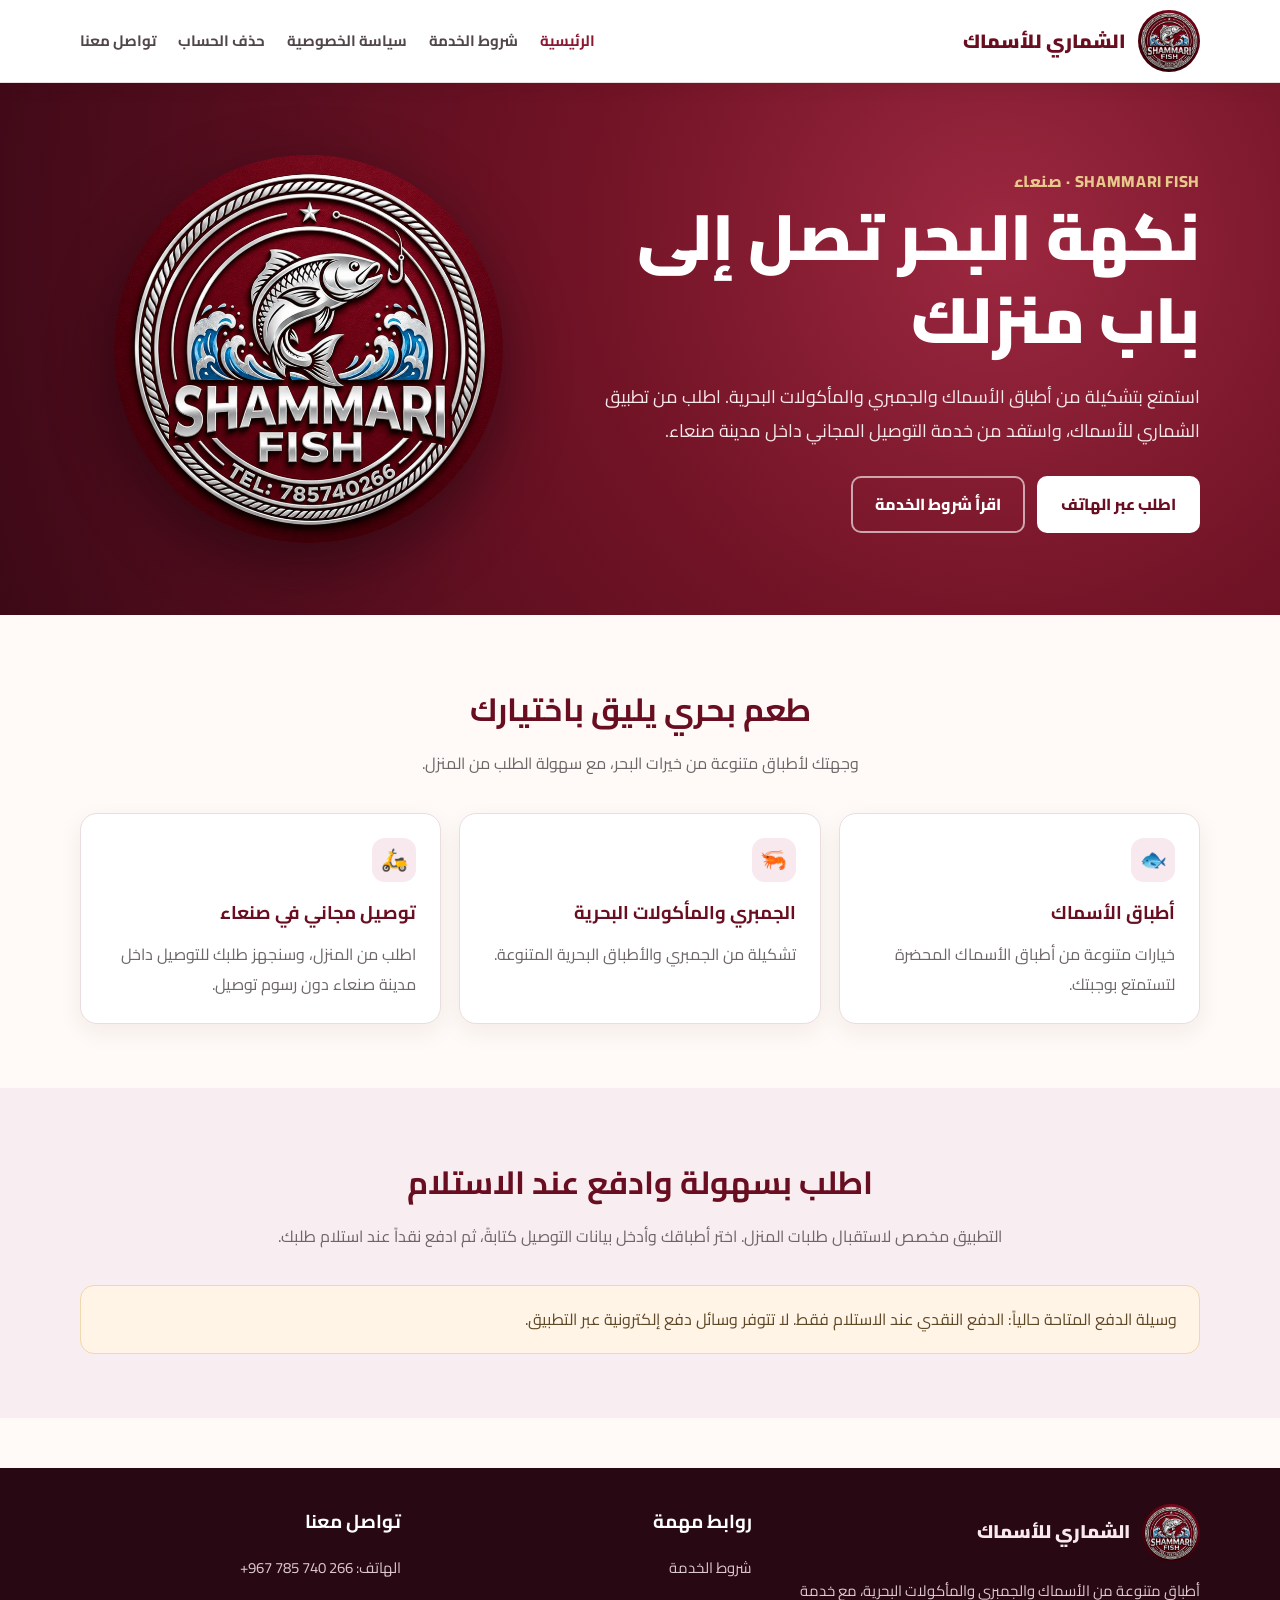
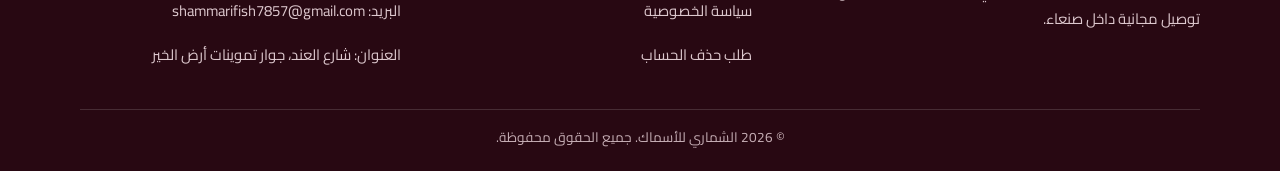
<file: index.html>
<!doctype html><html lang="ar" dir="rtl"><head><meta charset="utf-8"><meta name="viewport" content="width=device-width, initial-scale=1"><meta name="description" content="الشماري للأسماك - أطباق الأسماك والجمبري والمأكولات البحرية في صنعاء مع توصيل مجاني."><title>الرئيسية | الشماري للأسماك</title><link rel="stylesheet" href="assets/style.css"></head><body>
<header><div class="container nav">
<a class="brand" href="index.html"><img src="assets/logo.png" alt="شعار الشماري للأسماك"><span>الشماري للأسماك</span></a>
<button class="menu-btn" aria-label="فتح القائمة">القائمة</button>
<nav>
<a class="active" href="index.html">الرئيسية</a>
<a class="" href="terms.html">شروط الخدمة</a>
<a class="" href="privacy.html">سياسة الخصوصية</a>
<a class="" href="delete-account.html">حذف الحساب</a>
<a class="" href="contact.html">تواصل معنا</a>
</nav></div></header>
<main>
<section class="hero"><div class="container hero-grid"><div>
<div class="eyebrow">SHAMMARI FISH · صنعاء</div>
<h1>نكهة البحر تصل إلى باب منزلك</h1>
<p>استمتع بتشكيلة من أطباق الأسماك والجمبري والمأكولات البحرية. اطلب من تطبيق الشماري للأسماك، واستفد من خدمة التوصيل المجاني داخل مدينة صنعاء.</p>
<div class="actions"><a class="btn btn-primary" href="tel:+967785740266">اطلب عبر الهاتف</a><a class="btn btn-outline" href="terms.html">اقرأ شروط الخدمة</a></div>
</div><div><img class="hero-logo" src="assets/logo.png" alt="شعار مطعم الشماري للأسماك"></div></div></section>
<section class="section"><div class="container"><div class="section-head"><h2>طعم بحري يليق باختيارك</h2><p>وجهتك لأطباق متنوعة من خيرات البحر، مع سهولة الطلب من المنزل.</p></div>
<div class="cards">
<article class="card"><div class="icon">🐟</div><h3>أطباق الأسماك</h3><p>خيارات متنوعة من أطباق الأسماك المحضرة لتستمتع بوجبتك.</p></article>
<article class="card"><div class="icon">🦐</div><h3>الجمبري والمأكولات البحرية</h3><p>تشكيلة من الجمبري والأطباق البحرية المتنوعة.</p></article>
<article class="card"><div class="icon">🛵</div><h3>توصيل مجاني في صنعاء</h3><p>اطلب من المنزل، وسنجهز طلبك للتوصيل داخل مدينة صنعاء دون رسوم توصيل.</p></article>
</div></div></section>
<section class="section" style="background:#f8edf0"><div class="container"><div class="section-head"><h2>اطلب بسهولة وادفع عند الاستلام</h2><p>التطبيق مخصص لاستقبال طلبات المنزل. اختر أطباقك وأدخل بيانات التوصيل كتابةً، ثم ادفع نقداً عند استلام طلبك.</p></div><div class="notice">وسيلة الدفع المتاحة حالياً: الدفع النقدي عند الاستلام فقط. لا تتوفر وسائل دفع إلكترونية عبر التطبيق.</div></div></section>
</main>
<footer><div class="container">
<div class="footer-grid">
<div><div class="footer-brand"><img src="assets/logo.png" alt=""><span>الشماري للأسماك</span></div><p>أطباق متنوعة من الأسماك والجمبري والمأكولات البحرية، مع خدمة توصيل مجانية داخل صنعاء.</p></div>
<div><h3>روابط مهمة</h3><p><a href="terms.html">شروط الخدمة</a></p><p><a href="privacy.html">سياسة الخصوصية</a></p><p><a href="delete-account.html">طلب حذف الحساب</a></p></div>
<div><h3>تواصل معنا</h3><p>الهاتف: <a href="tel:+967785740266" dir="ltr">+967 785 740 266</a></p><p>البريد: <a href="mailto:shammarifish7857@gmail.com">shammarifish7857@gmail.com</a></p><p>العنوان: شارع العند، جوار تموينات أرض الخير</p></div>
</div><div class="copyright">© <span id="year">2026</span> الشماري للأسماك. جميع الحقوق محفوظة.</div>
</div></footer><script src="assets/site.js"></script>
</body></html>
</file>
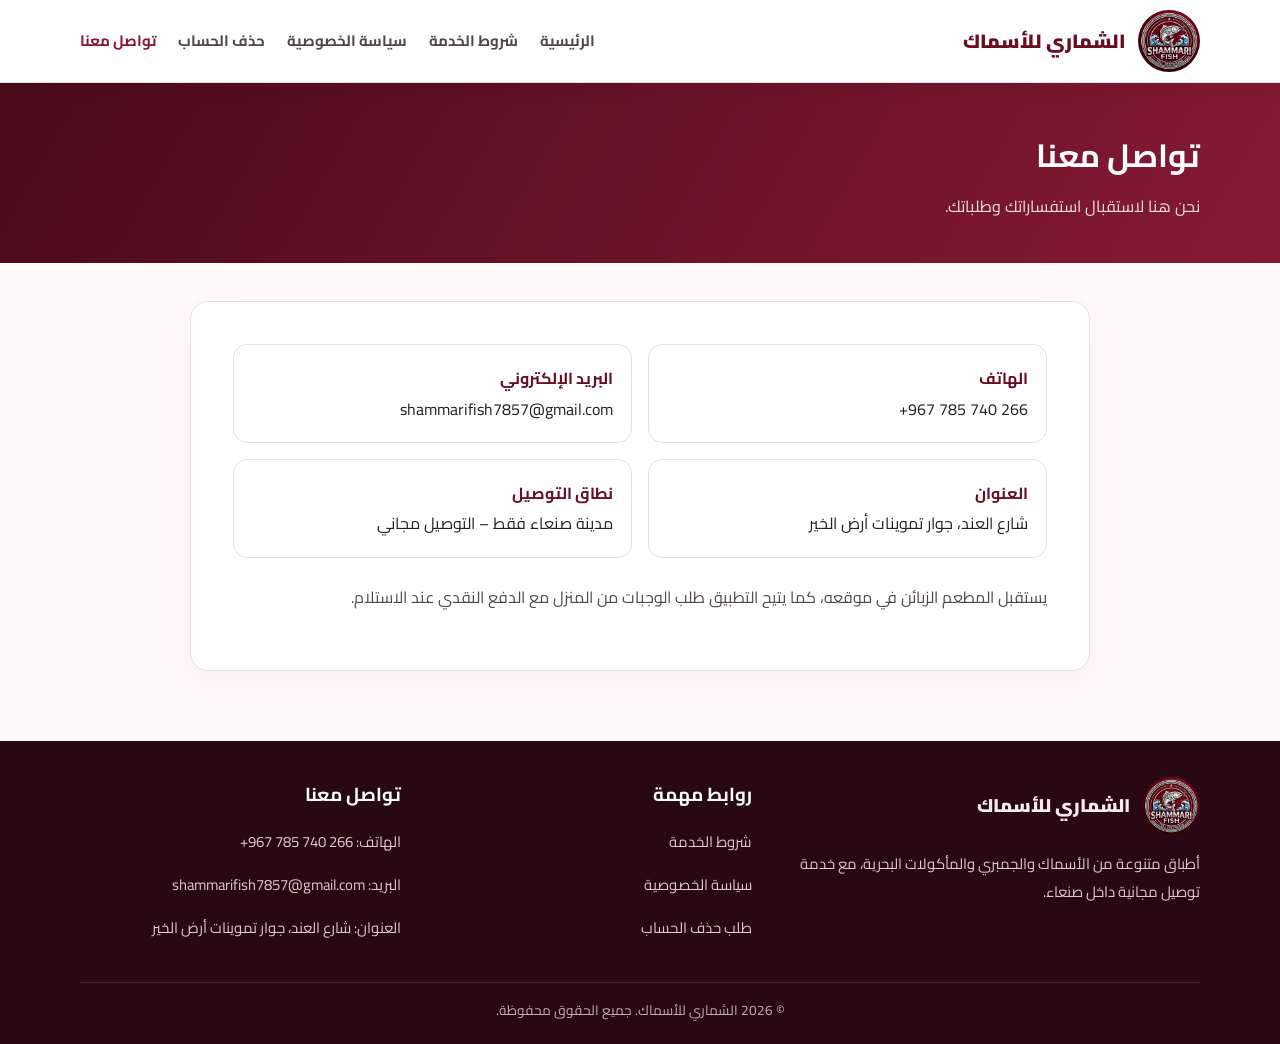
<file: contact.html>
<!doctype html><html lang="ar" dir="rtl"><head><meta charset="utf-8"><meta name="viewport" content="width=device-width, initial-scale=1"><meta name="description" content="الشماري للأسماك - أطباق الأسماك والجمبري والمأكولات البحرية في صنعاء مع توصيل مجاني."><title>تواصل معنا | الشماري للأسماك</title><link rel="stylesheet" href="assets/style.css"></head><body>
<header><div class="container nav">
<a class="brand" href="index.html"><img src="assets/logo.png" alt="شعار الشماري للأسماك"><span>الشماري للأسماك</span></a>
<button class="menu-btn" aria-label="فتح القائمة">القائمة</button>
<nav>
<a class="" href="index.html">الرئيسية</a>
<a class="" href="terms.html">شروط الخدمة</a>
<a class="" href="privacy.html">سياسة الخصوصية</a>
<a class="" href="delete-account.html">حذف الحساب</a>
<a class="active" href="contact.html">تواصل معنا</a>
</nav></div></header>
<div class="page-hero"><div class="container"><h1>تواصل معنا</h1><p>نحن هنا لاستقبال استفساراتك وطلباتك.</p></div></div>
<main class="container content">
<div class="contact-grid">
<div class="contact-item"><strong>الهاتف</strong><a href="tel:+967785740266" dir="ltr">+967 785 740 266</a></div>
<div class="contact-item"><strong>البريد الإلكتروني</strong><a href="mailto:shammarifish7857@gmail.com">shammarifish7857@gmail.com</a></div>
<div class="contact-item"><strong>العنوان</strong><span>شارع العند، جوار تموينات أرض الخير</span></div>
<div class="contact-item"><strong>نطاق التوصيل</strong><span>مدينة صنعاء فقط – التوصيل مجاني</span></div>
</div>
<p style="margin-top:24px">يستقبل المطعم الزبائن في موقعه، كما يتيح التطبيق طلب الوجبات من المنزل مع الدفع النقدي عند الاستلام.</p>
</main>
<footer><div class="container">
<div class="footer-grid">
<div><div class="footer-brand"><img src="assets/logo.png" alt=""><span>الشماري للأسماك</span></div><p>أطباق متنوعة من الأسماك والجمبري والمأكولات البحرية، مع خدمة توصيل مجانية داخل صنعاء.</p></div>
<div><h3>روابط مهمة</h3><p><a href="terms.html">شروط الخدمة</a></p><p><a href="privacy.html">سياسة الخصوصية</a></p><p><a href="delete-account.html">طلب حذف الحساب</a></p></div>
<div><h3>تواصل معنا</h3><p>الهاتف: <a href="tel:+967785740266" dir="ltr">+967 785 740 266</a></p><p>البريد: <a href="mailto:shammarifish7857@gmail.com">shammarifish7857@gmail.com</a></p><p>العنوان: شارع العند، جوار تموينات أرض الخير</p></div>
</div><div class="copyright">© <span id="year">2026</span> الشماري للأسماك. جميع الحقوق محفوظة.</div>
</div></footer><script src="assets/site.js"></script>
</body></html>
</file>
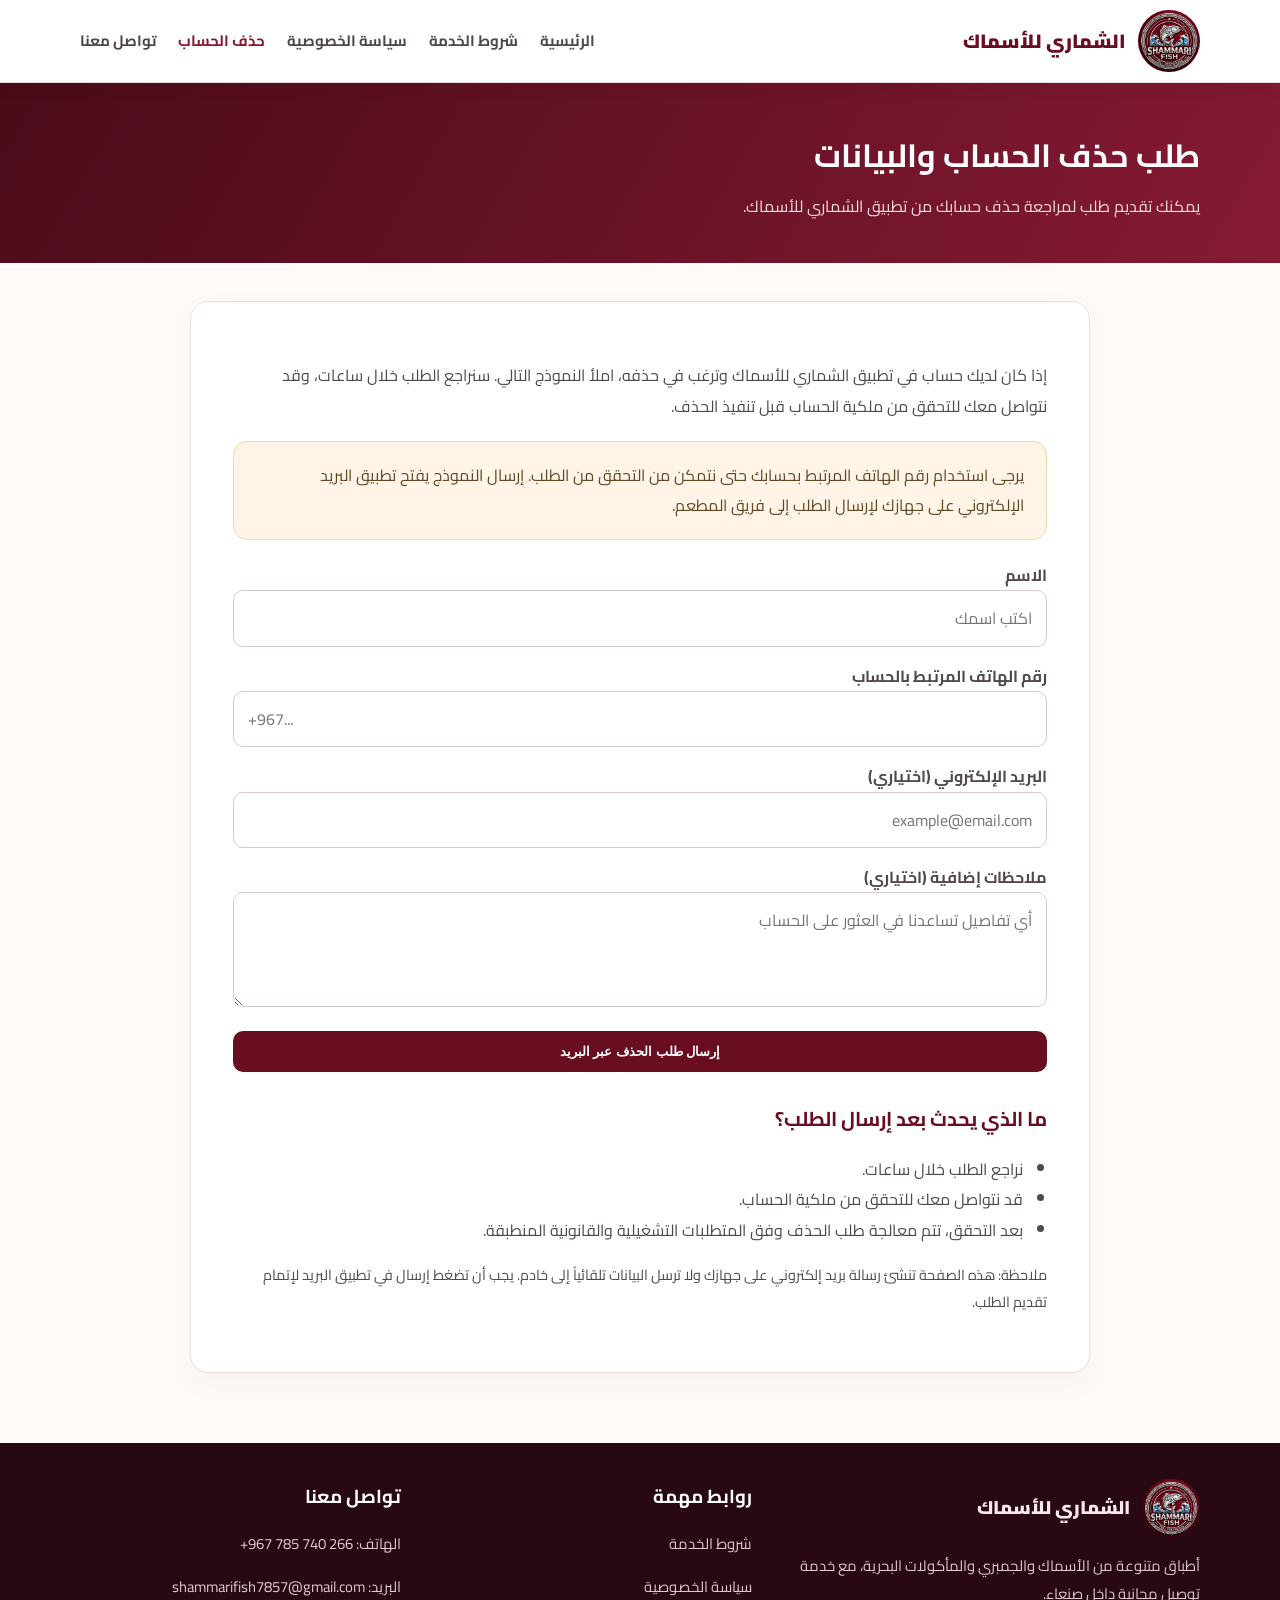
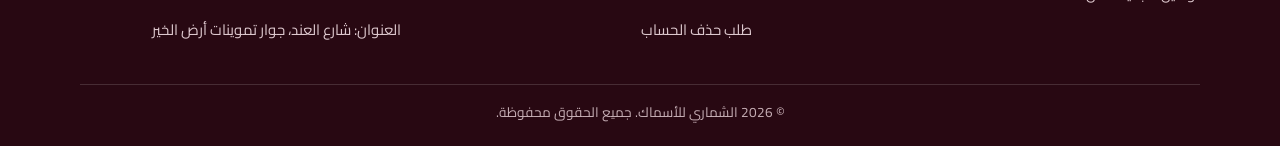
<file: delete-account.html>
<!doctype html><html lang="ar" dir="rtl"><head><meta charset="utf-8"><meta name="viewport" content="width=device-width, initial-scale=1"><meta name="description" content="الشماري للأسماك - أطباق الأسماك والجمبري والمأكولات البحرية في صنعاء مع توصيل مجاني."><title>حذف الحساب | الشماري للأسماك</title><link rel="stylesheet" href="assets/style.css"></head><body>
<header><div class="container nav">
<a class="brand" href="index.html"><img src="assets/logo.png" alt="شعار الشماري للأسماك"><span>الشماري للأسماك</span></a>
<button class="menu-btn" aria-label="فتح القائمة">القائمة</button>
<nav>
<a class="" href="index.html">الرئيسية</a>
<a class="" href="terms.html">شروط الخدمة</a>
<a class="" href="privacy.html">سياسة الخصوصية</a>
<a class="active" href="delete-account.html">حذف الحساب</a>
<a class="" href="contact.html">تواصل معنا</a>
</nav></div></header>
<div class="page-hero"><div class="container"><h1>طلب حذف الحساب والبيانات</h1><p>يمكنك تقديم طلب لمراجعة حذف حسابك من تطبيق الشماري للأسماك.</p></div></div>
<main class="container content">
<p>إذا كان لديك حساب في تطبيق الشماري للأسماك وترغب في حذفه، املأ النموذج التالي. سنراجع الطلب خلال ساعات، وقد نتواصل معك للتحقق من ملكية الحساب قبل تنفيذ الحذف.</p>
<div class="notice" style="margin:20px 0">يرجى استخدام رقم الهاتف المرتبط بحسابك حتى نتمكن من التحقق من الطلب. إرسال النموذج يفتح تطبيق البريد الإلكتروني على جهازك لإرسال الطلب إلى فريق المطعم.</div>
<form data-delete-form>
<div><label for="name">الاسم</label><input id="name" name="name" required autocomplete="name" placeholder="اكتب اسمك"></div>
<div><label for="phone">رقم الهاتف المرتبط بالحساب</label><input id="phone" name="phone" required type="tel" autocomplete="tel" placeholder="+967..."></div>
<div><label for="email">البريد الإلكتروني (اختياري)</label><input id="email" name="email" type="email" autocomplete="email" placeholder="example@email.com"></div>
<div><label for="details">ملاحظات إضافية (اختياري)</label><textarea id="details" name="details" placeholder="أي تفاصيل تساعدنا في العثور على الحساب"></textarea></div>
<button class="btn btn-dark" type="submit">إرسال طلب الحذف عبر البريد</button>
<div class="form-result" id="form-result">تم تجهيز رسالة طلب الحذف. أكمل إرسالها من تطبيق البريد الإلكتروني الذي سيفتح على جهازك. إذا لم يفتح، أرسل طلبك مباشرة إلى shammarifish7857@gmail.com.</div>
</form>
<h2>ما الذي يحدث بعد إرسال الطلب؟</h2><ul><li>نراجع الطلب خلال ساعات.</li><li>قد نتواصل معك للتحقق من ملكية الحساب.</li><li>بعد التحقق، تتم معالجة طلب الحذف وفق المتطلبات التشغيلية والقانونية المنطبقة.</li></ul>
<p class="small">ملاحظة: هذه الصفحة تنشئ رسالة بريد إلكتروني على جهازك ولا ترسل البيانات تلقائياً إلى خادم. يجب أن تضغط إرسال في تطبيق البريد لإتمام تقديم الطلب.</p>
</main>
<footer><div class="container">
<div class="footer-grid">
<div><div class="footer-brand"><img src="assets/logo.png" alt=""><span>الشماري للأسماك</span></div><p>أطباق متنوعة من الأسماك والجمبري والمأكولات البحرية، مع خدمة توصيل مجانية داخل صنعاء.</p></div>
<div><h3>روابط مهمة</h3><p><a href="terms.html">شروط الخدمة</a></p><p><a href="privacy.html">سياسة الخصوصية</a></p><p><a href="delete-account.html">طلب حذف الحساب</a></p></div>
<div><h3>تواصل معنا</h3><p>الهاتف: <a href="tel:+967785740266" dir="ltr">+967 785 740 266</a></p><p>البريد: <a href="mailto:shammarifish7857@gmail.com">shammarifish7857@gmail.com</a></p><p>العنوان: شارع العند، جوار تموينات أرض الخير</p></div>
</div><div class="copyright">© <span id="year">2026</span> الشماري للأسماك. جميع الحقوق محفوظة.</div>
</div></footer><script src="assets/site.js"></script>
</body></html>
</file>
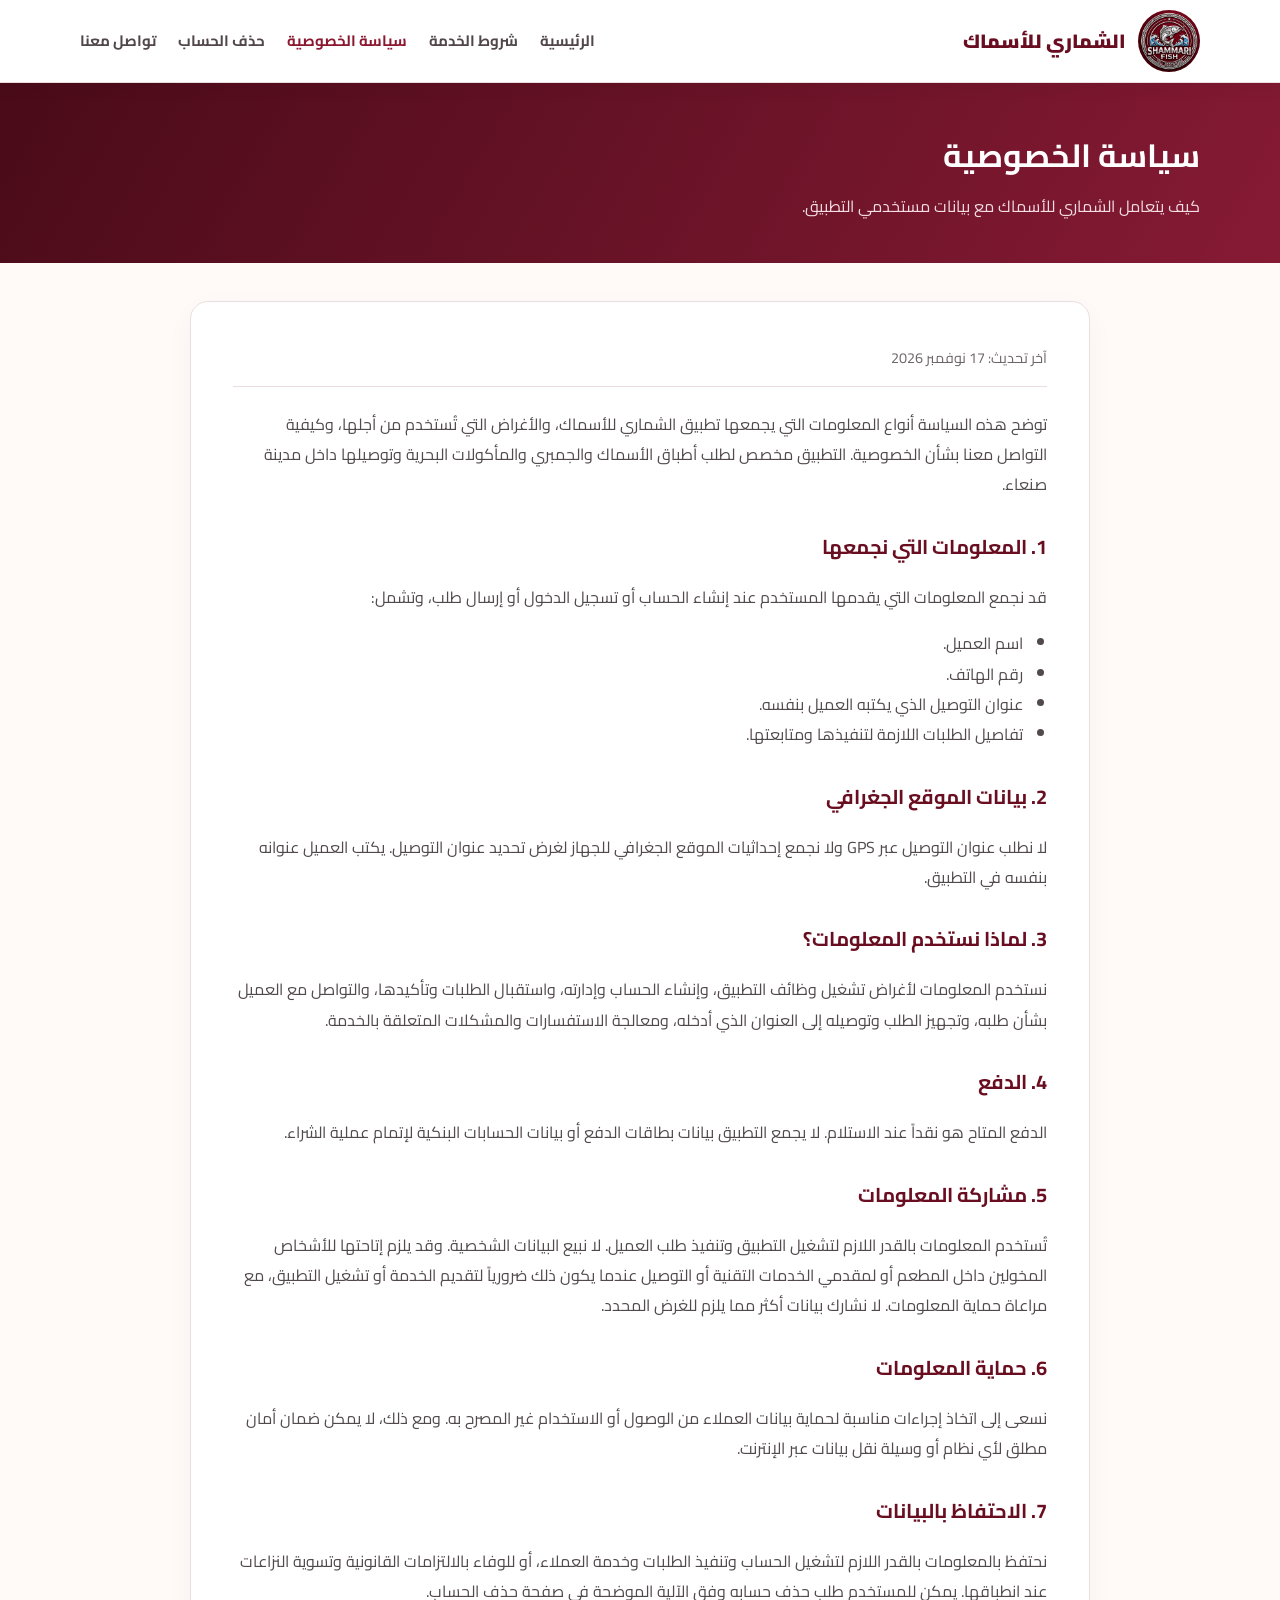
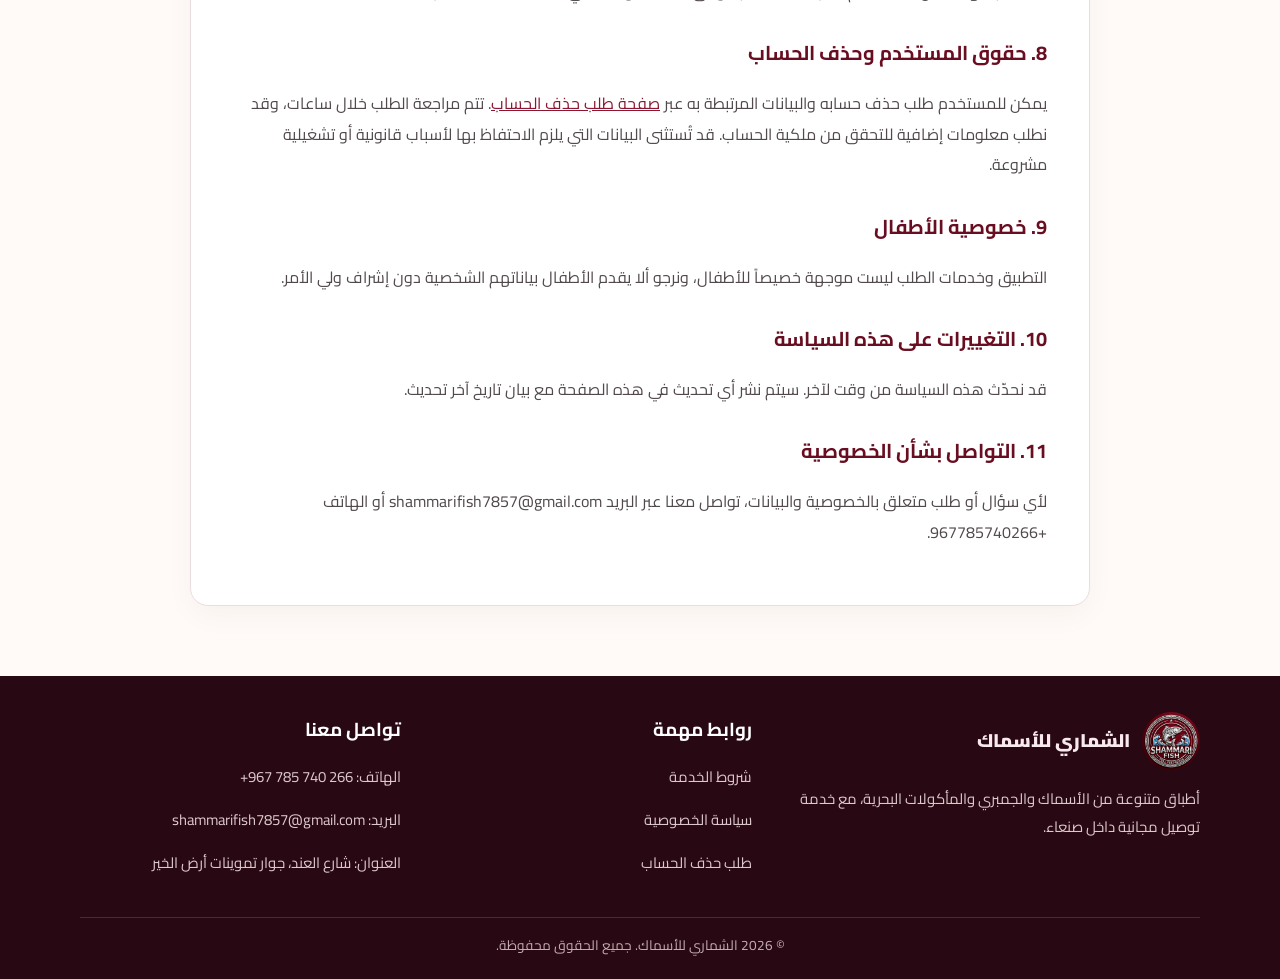
<file: privacy.html>
<!doctype html><html lang="ar" dir="rtl"><head><meta charset="utf-8"><meta name="viewport" content="width=device-width, initial-scale=1"><meta name="description" content="الشماري للأسماك - أطباق الأسماك والجمبري والمأكولات البحرية في صنعاء مع توصيل مجاني."><title>سياسة الخصوصية | الشماري للأسماك</title><link rel="stylesheet" href="assets/style.css"></head><body>
<header><div class="container nav">
<a class="brand" href="index.html"><img src="assets/logo.png" alt="شعار الشماري للأسماك"><span>الشماري للأسماك</span></a>
<button class="menu-btn" aria-label="فتح القائمة">القائمة</button>
<nav>
<a class="" href="index.html">الرئيسية</a>
<a class="" href="terms.html">شروط الخدمة</a>
<a class="active" href="privacy.html">سياسة الخصوصية</a>
<a class="" href="delete-account.html">حذف الحساب</a>
<a class="" href="contact.html">تواصل معنا</a>
</nav></div></header>
<div class="page-hero"><div class="container"><h1>سياسة الخصوصية</h1><p>كيف يتعامل الشماري للأسماك مع بيانات مستخدمي التطبيق.</p></div></div>
<main class="container content">
<div class="updated">آخر تحديث: 17 نوفمبر 2026</div>
<p>توضح هذه السياسة أنواع المعلومات التي يجمعها تطبيق الشماري للأسماك، والأغراض التي تُستخدم من أجلها، وكيفية التواصل معنا بشأن الخصوصية. التطبيق مخصص لطلب أطباق الأسماك والجمبري والمأكولات البحرية وتوصيلها داخل مدينة صنعاء.</p>
<h2>1. المعلومات التي نجمعها</h2><p>قد نجمع المعلومات التي يقدمها المستخدم عند إنشاء الحساب أو تسجيل الدخول أو إرسال طلب، وتشمل:</p><ul><li>اسم العميل.</li><li>رقم الهاتف.</li><li>عنوان التوصيل الذي يكتبه العميل بنفسه.</li><li>تفاصيل الطلبات اللازمة لتنفيذها ومتابعتها.</li></ul>
<h2>2. بيانات الموقع الجغرافي</h2><p>لا نطلب عنوان التوصيل عبر GPS ولا نجمع إحداثيات الموقع الجغرافي للجهاز لغرض تحديد عنوان التوصيل. يكتب العميل عنوانه بنفسه في التطبيق.</p>
<h2>3. لماذا نستخدم المعلومات؟</h2><p>نستخدم المعلومات لأغراض تشغيل وظائف التطبيق، وإنشاء الحساب وإدارته، واستقبال الطلبات وتأكيدها، والتواصل مع العميل بشأن طلبه، وتجهيز الطلب وتوصيله إلى العنوان الذي أدخله، ومعالجة الاستفسارات والمشكلات المتعلقة بالخدمة.</p>
<h2>4. الدفع</h2><p>الدفع المتاح هو نقداً عند الاستلام. لا يجمع التطبيق بيانات بطاقات الدفع أو بيانات الحسابات البنكية لإتمام عملية الشراء.</p>
<h2>5. مشاركة المعلومات</h2><p>تُستخدم المعلومات بالقدر اللازم لتشغيل التطبيق وتنفيذ طلب العميل. لا نبيع البيانات الشخصية. وقد يلزم إتاحتها للأشخاص المخولين داخل المطعم أو لمقدمي الخدمات التقنية أو التوصيل عندما يكون ذلك ضرورياً لتقديم الخدمة أو تشغيل التطبيق، مع مراعاة حماية المعلومات. لا نشارك بيانات أكثر مما يلزم للغرض المحدد.</p>
<h2>6. حماية المعلومات</h2><p>نسعى إلى اتخاذ إجراءات مناسبة لحماية بيانات العملاء من الوصول أو الاستخدام غير المصرح به. ومع ذلك، لا يمكن ضمان أمان مطلق لأي نظام أو وسيلة نقل بيانات عبر الإنترنت.</p>
<h2>7. الاحتفاظ بالبيانات</h2><p>نحتفظ بالمعلومات بالقدر اللازم لتشغيل الحساب وتنفيذ الطلبات وخدمة العملاء، أو للوفاء بالالتزامات القانونية وتسوية النزاعات عند انطباقها. يمكن للمستخدم طلب حذف حسابه وفق الآلية الموضحة في صفحة حذف الحساب.</p>
<h2>8. حقوق المستخدم وحذف الحساب</h2><p>يمكن للمستخدم طلب حذف حسابه والبيانات المرتبطة به عبر <a href="delete-account.html" style="color:#8c1730;text-decoration:underline">صفحة طلب حذف الحساب</a>. تتم مراجعة الطلب خلال ساعات، وقد نطلب معلومات إضافية للتحقق من ملكية الحساب. قد تُستثنى البيانات التي يلزم الاحتفاظ بها لأسباب قانونية أو تشغيلية مشروعة.</p>
<h2>9. خصوصية الأطفال</h2><p>التطبيق وخدمات الطلب ليست موجهة خصيصاً للأطفال، ونرجو ألا يقدم الأطفال بياناتهم الشخصية دون إشراف ولي الأمر.</p>
<h2>10. التغييرات على هذه السياسة</h2><p>قد نحدّث هذه السياسة من وقت لآخر. سيتم نشر أي تحديث في هذه الصفحة مع بيان تاريخ آخر تحديث.</p>
<h2>11. التواصل بشأن الخصوصية</h2><p>لأي سؤال أو طلب متعلق بالخصوصية والبيانات، تواصل معنا عبر البريد shammarifish7857@gmail.com أو الهاتف +967785740266.</p>
</main>
<footer><div class="container">
<div class="footer-grid">
<div><div class="footer-brand"><img src="assets/logo.png" alt=""><span>الشماري للأسماك</span></div><p>أطباق متنوعة من الأسماك والجمبري والمأكولات البحرية، مع خدمة توصيل مجانية داخل صنعاء.</p></div>
<div><h3>روابط مهمة</h3><p><a href="terms.html">شروط الخدمة</a></p><p><a href="privacy.html">سياسة الخصوصية</a></p><p><a href="delete-account.html">طلب حذف الحساب</a></p></div>
<div><h3>تواصل معنا</h3><p>الهاتف: <a href="tel:+967785740266" dir="ltr">+967 785 740 266</a></p><p>البريد: <a href="mailto:shammarifish7857@gmail.com">shammarifish7857@gmail.com</a></p><p>العنوان: شارع العند، جوار تموينات أرض الخير</p></div>
</div><div class="copyright">© <span id="year">2026</span> الشماري للأسماك. جميع الحقوق محفوظة.</div>
</div></footer><script src="assets/site.js"></script>
</body></html>
</file>
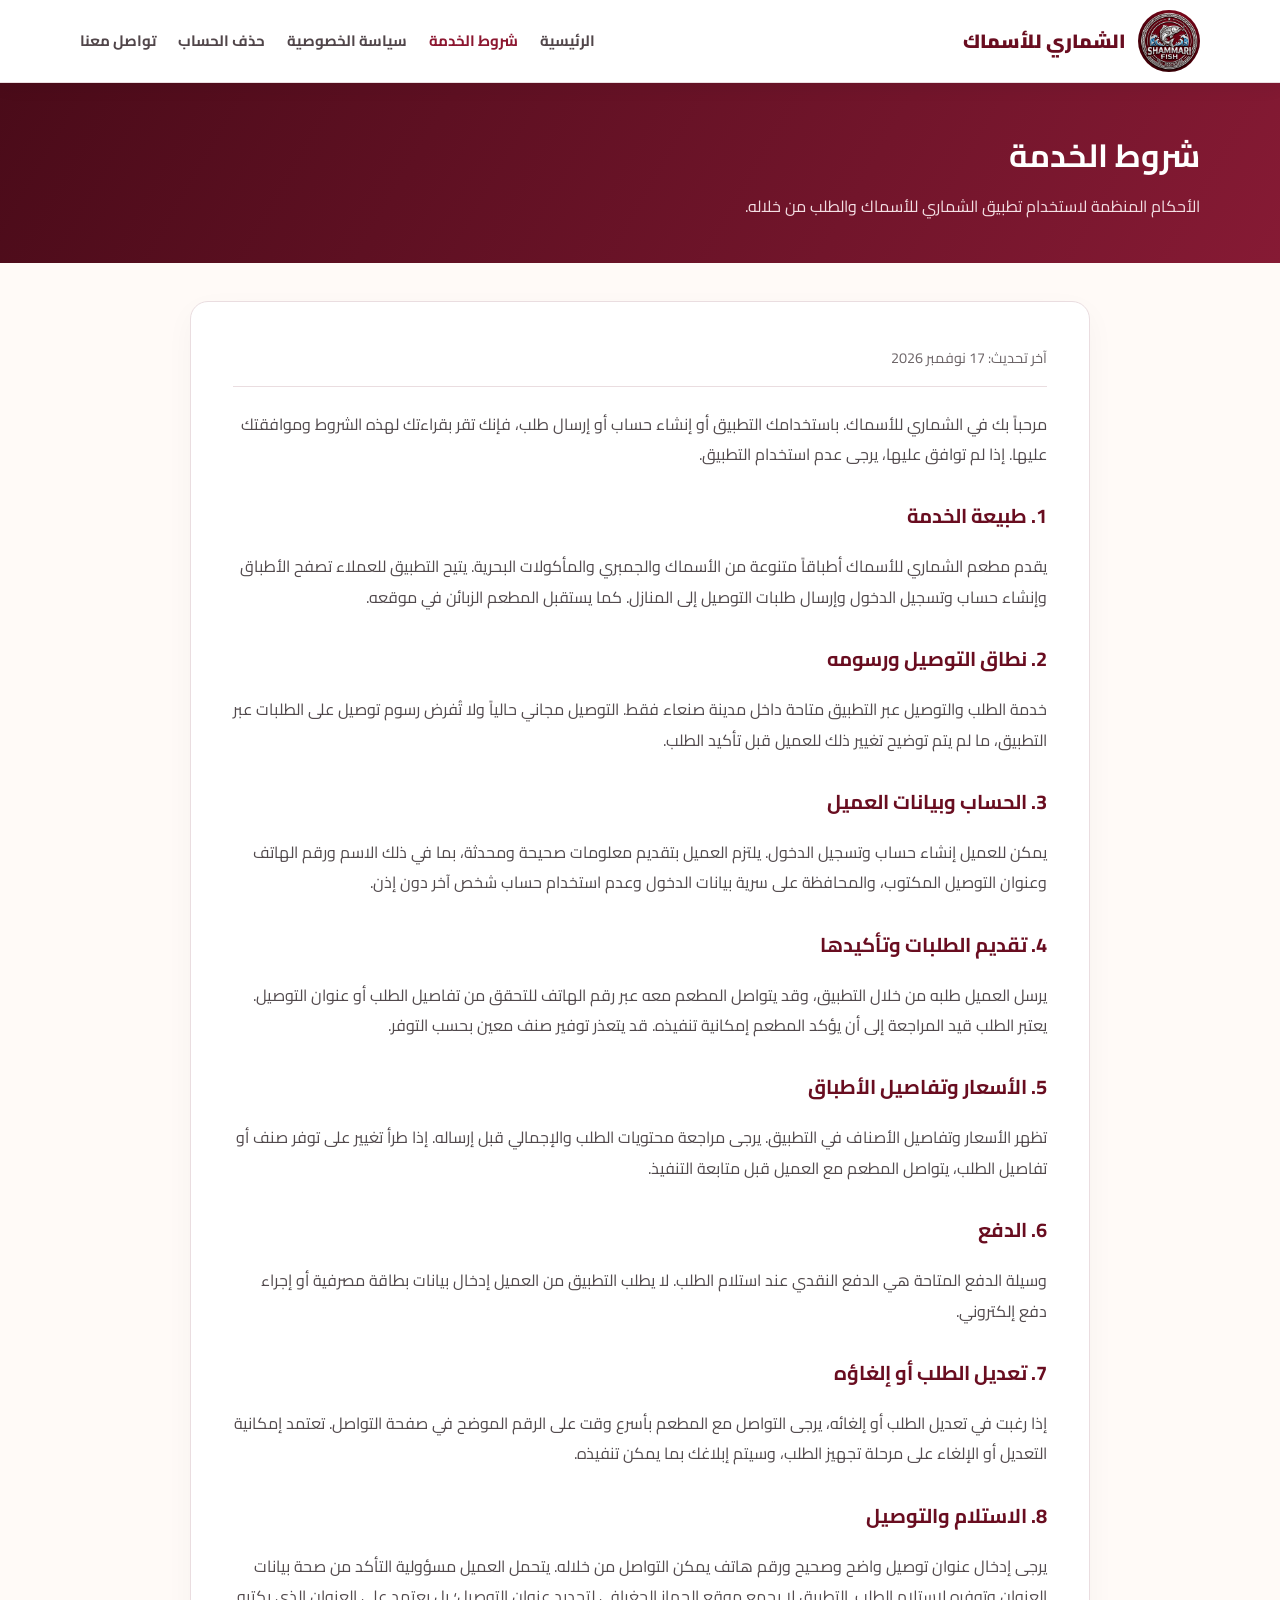
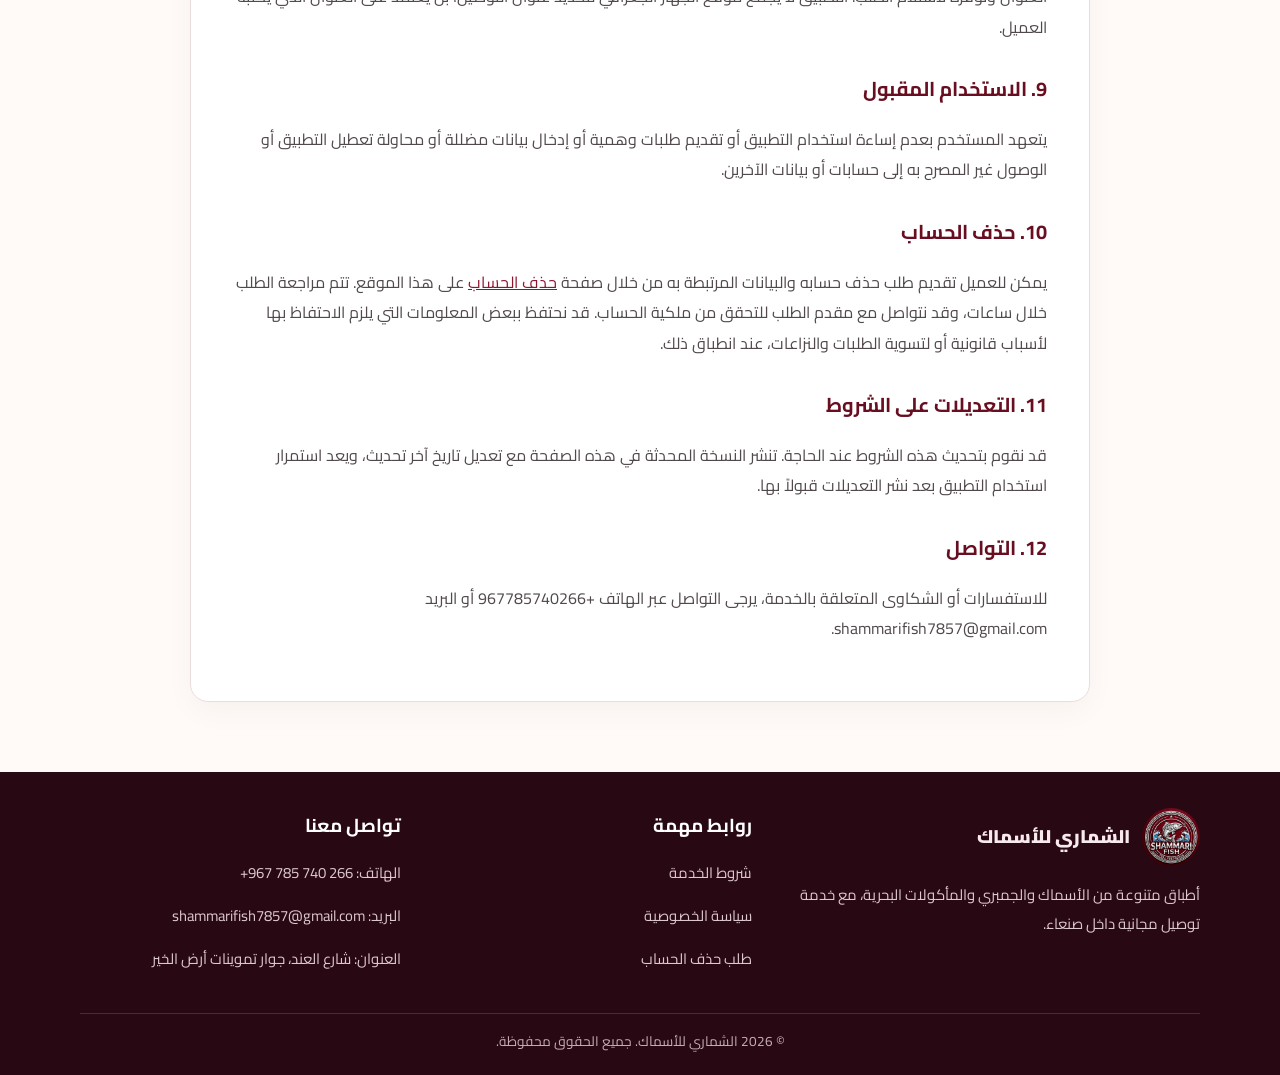
<file: terms.html>
<!doctype html><html lang="ar" dir="rtl"><head><meta charset="utf-8"><meta name="viewport" content="width=device-width, initial-scale=1"><meta name="description" content="الشماري للأسماك - أطباق الأسماك والجمبري والمأكولات البحرية في صنعاء مع توصيل مجاني."><title>شروط الخدمة | الشماري للأسماك</title><link rel="stylesheet" href="assets/style.css"></head><body>
<header><div class="container nav">
<a class="brand" href="index.html"><img src="assets/logo.png" alt="شعار الشماري للأسماك"><span>الشماري للأسماك</span></a>
<button class="menu-btn" aria-label="فتح القائمة">القائمة</button>
<nav>
<a class="" href="index.html">الرئيسية</a>
<a class="active" href="terms.html">شروط الخدمة</a>
<a class="" href="privacy.html">سياسة الخصوصية</a>
<a class="" href="delete-account.html">حذف الحساب</a>
<a class="" href="contact.html">تواصل معنا</a>
</nav></div></header>
<div class="page-hero"><div class="container"><h1>شروط الخدمة</h1><p>الأحكام المنظمة لاستخدام تطبيق الشماري للأسماك والطلب من خلاله.</p></div></div>
<main class="container content">
<div class="updated">آخر تحديث: 17 نوفمبر 2026</div>
<p>مرحباً بك في الشماري للأسماك. باستخدامك التطبيق أو إنشاء حساب أو إرسال طلب، فإنك تقر بقراءتك لهذه الشروط وموافقتك عليها. إذا لم توافق عليها، يرجى عدم استخدام التطبيق.</p>
<h2>1. طبيعة الخدمة</h2><p>يقدم مطعم الشماري للأسماك أطباقاً متنوعة من الأسماك والجمبري والمأكولات البحرية. يتيح التطبيق للعملاء تصفح الأطباق وإنشاء حساب وتسجيل الدخول وإرسال طلبات التوصيل إلى المنازل. كما يستقبل المطعم الزبائن في موقعه.</p>
<h2>2. نطاق التوصيل ورسومه</h2><p>خدمة الطلب والتوصيل عبر التطبيق متاحة داخل مدينة صنعاء فقط. التوصيل مجاني حالياً ولا تُفرض رسوم توصيل على الطلبات عبر التطبيق، ما لم يتم توضيح تغيير ذلك للعميل قبل تأكيد الطلب.</p>
<h2>3. الحساب وبيانات العميل</h2><p>يمكن للعميل إنشاء حساب وتسجيل الدخول. يلتزم العميل بتقديم معلومات صحيحة ومحدثة، بما في ذلك الاسم ورقم الهاتف وعنوان التوصيل المكتوب، والمحافظة على سرية بيانات الدخول وعدم استخدام حساب شخص آخر دون إذن.</p>
<h2>4. تقديم الطلبات وتأكيدها</h2><p>يرسل العميل طلبه من خلال التطبيق، وقد يتواصل المطعم معه عبر رقم الهاتف للتحقق من تفاصيل الطلب أو عنوان التوصيل. يعتبر الطلب قيد المراجعة إلى أن يؤكد المطعم إمكانية تنفيذه. قد يتعذر توفير صنف معين بحسب التوفر.</p>
<h2>5. الأسعار وتفاصيل الأطباق</h2><p>تظهر الأسعار وتفاصيل الأصناف في التطبيق. يرجى مراجعة محتويات الطلب والإجمالي قبل إرساله. إذا طرأ تغيير على توفر صنف أو تفاصيل الطلب، يتواصل المطعم مع العميل قبل متابعة التنفيذ.</p>
<h2>6. الدفع</h2><p>وسيلة الدفع المتاحة هي الدفع النقدي عند استلام الطلب. لا يطلب التطبيق من العميل إدخال بيانات بطاقة مصرفية أو إجراء دفع إلكتروني.</p>
<h2>7. تعديل الطلب أو إلغاؤه</h2><p>إذا رغبت في تعديل الطلب أو إلغائه، يرجى التواصل مع المطعم بأسرع وقت على الرقم الموضح في صفحة التواصل. تعتمد إمكانية التعديل أو الإلغاء على مرحلة تجهيز الطلب، وسيتم إبلاغك بما يمكن تنفيذه.</p>
<h2>8. الاستلام والتوصيل</h2><p>يرجى إدخال عنوان توصيل واضح وصحيح ورقم هاتف يمكن التواصل من خلاله. يتحمل العميل مسؤولية التأكد من صحة بيانات العنوان وتوفره لاستلام الطلب. التطبيق لا يجمع موقع الجهاز الجغرافي لتحديد عنوان التوصيل؛ بل يعتمد على العنوان الذي يكتبه العميل.</p>
<h2>9. الاستخدام المقبول</h2><p>يتعهد المستخدم بعدم إساءة استخدام التطبيق أو تقديم طلبات وهمية أو إدخال بيانات مضللة أو محاولة تعطيل التطبيق أو الوصول غير المصرح به إلى حسابات أو بيانات الآخرين.</p>
<h2>10. حذف الحساب</h2><p>يمكن للعميل تقديم طلب حذف حسابه والبيانات المرتبطة به من خلال صفحة <a href="delete-account.html" style="color:#8c1730;text-decoration:underline">حذف الحساب</a> على هذا الموقع. تتم مراجعة الطلب خلال ساعات، وقد نتواصل مع مقدم الطلب للتحقق من ملكية الحساب. قد نحتفظ ببعض المعلومات التي يلزم الاحتفاظ بها لأسباب قانونية أو لتسوية الطلبات والنزاعات، عند انطباق ذلك.</p>
<h2>11. التعديلات على الشروط</h2><p>قد نقوم بتحديث هذه الشروط عند الحاجة. تنشر النسخة المحدثة في هذه الصفحة مع تعديل تاريخ آخر تحديث، ويعد استمرار استخدام التطبيق بعد نشر التعديلات قبولاً بها.</p>
<h2>12. التواصل</h2><p>للاستفسارات أو الشكاوى المتعلقة بالخدمة، يرجى التواصل عبر الهاتف +967785740266 أو البريد shammarifish7857@gmail.com.</p>
</main>
<footer><div class="container">
<div class="footer-grid">
<div><div class="footer-brand"><img src="assets/logo.png" alt=""><span>الشماري للأسماك</span></div><p>أطباق متنوعة من الأسماك والجمبري والمأكولات البحرية، مع خدمة توصيل مجانية داخل صنعاء.</p></div>
<div><h3>روابط مهمة</h3><p><a href="terms.html">شروط الخدمة</a></p><p><a href="privacy.html">سياسة الخصوصية</a></p><p><a href="delete-account.html">طلب حذف الحساب</a></p></div>
<div><h3>تواصل معنا</h3><p>الهاتف: <a href="tel:+967785740266" dir="ltr">+967 785 740 266</a></p><p>البريد: <a href="mailto:shammarifish7857@gmail.com">shammarifish7857@gmail.com</a></p><p>العنوان: شارع العند، جوار تموينات أرض الخير</p></div>
</div><div class="copyright">© <span id="year">2026</span> الشماري للأسماك. جميع الحقوق محفوظة.</div>
</div></footer><script src="assets/site.js"></script>
</body></html>
</file>
<file: assets/style.css>
@import url('https://fonts.googleapis.com/css2?family=Cairo:wght@400;500;600;700;800;900&display=swap');
:root{--wine:#690d20;--wine2:#8c1730;--ink:#242124;--muted:#6d6568;--cream:#fffaf7;--line:#eadde0;--blue:#1686bb;--gold:#d7b46a}
*{box-sizing:border-box}html{scroll-behavior:smooth}body{margin:0;background:var(--cream);color:var(--ink);font-family:"Cairo",Tahoma,Arial,sans-serif;line-height:1.9}
a{color:inherit;text-decoration:none}.container{width:min(1120px,92%);margin:auto}
header{background:#fff;position:sticky;top:0;z-index:10;box-shadow:0 3px 18px #30091412;border-bottom:1px solid var(--line)}
.nav{min-height:82px;display:flex;align-items:center;justify-content:space-between;gap:20px}.brand{display:flex;align-items:center;gap:12px;font-weight:900;color:var(--wine);font-size:1.2rem}.brand img{width:62px;height:62px;object-fit:contain;border-radius:50%}
nav{display:flex;align-items:center;gap:22px;flex-wrap:wrap}nav a{font-size:.94rem;font-weight:700;color:#51464a}nav a:hover,nav a.active{color:var(--wine2)}
.menu-btn{display:none;background:var(--wine);color:white;border:0;border-radius:9px;padding:8px 13px;font:inherit}
.hero{background:radial-gradient(circle at 78% 30%,#9c2840 0,#721326 38%,#3d0917 100%);color:#fff;padding:72px 0;overflow:hidden}.hero-grid{display:grid;grid-template-columns:1.15fr .85fr;align-items:center;gap:45px}.hero h1{font-size:clamp(2.1rem,5vw,4rem);line-height:1.3;margin:0 0 18px;font-weight:900}.hero p{font-size:1.12rem;color:#f8e9ec;max-width:650px}.hero-logo{width:min(390px,85%);display:block;margin:auto;border-radius:50%;box-shadow:0 20px 60px #16040b88}.eyebrow{color:#e6c98b;font-weight:800;letter-spacing:.04em}.actions{display:flex;gap:12px;flex-wrap:wrap;margin-top:28px}.btn{display:inline-flex;align-items:center;justify-content:center;padding:11px 22px;border-radius:10px;font-weight:800;border:2px solid transparent}.btn-primary{background:#fff;color:var(--wine)}.btn-outline{border-color:#ffffff9c;color:#fff}.btn-dark{background:var(--wine);color:#fff}.section{padding:64px 0}.section-head{text-align:center;max-width:740px;margin:0 auto 34px}.section-head h2{font-size:2rem;color:var(--wine);margin:0 0 8px}.section-head p{color:var(--muted);margin:0}.cards{display:grid;grid-template-columns:repeat(3,1fr);gap:18px}.card{background:#fff;border:1px solid var(--line);border-radius:17px;padding:24px;box-shadow:0 8px 25px #3c0a1710}.card h3{margin:0 0 8px;color:var(--wine);font-size:1.15rem}.icon{width:44px;height:44px;border-radius:13px;background:#f7e9ed;color:var(--wine);display:grid;place-items:center;font-size:1.35rem;margin-bottom:14px}.card p{margin:0;color:var(--muted)}.notice{background:#fff4e6;border:1px solid #f0d7ad;border-radius:14px;padding:18px 22px;color:#5f4826}
.page-hero{background:linear-gradient(120deg,#4a0b19,#861a34);color:#fff;padding:42px 0}.page-hero h1{margin:0;font-size:2rem}.page-hero p{margin:5px 0 0;color:#f4dfe4}
.content{max-width:900px;margin:38px auto 70px;background:#fff;border:1px solid var(--line);border-radius:18px;padding:clamp(20px,4vw,42px);box-shadow:0 10px 30px #3c0a1709}.content h2{font-size:1.25rem;color:var(--wine);margin:28px 0 8px}.content h2:first-child{margin-top:0}.content p,.content li{color:#51494c}.content ul{padding-right:24px}.updated{font-size:.9rem;color:var(--muted);border-bottom:1px solid var(--line);padding-bottom:14px;margin-bottom:22px}
.contact-grid{display:grid;grid-template-columns:repeat(2,1fr);gap:16px}.contact-item{background:#fff;border:1px solid var(--line);border-radius:14px;padding:18px}.contact-item strong{display:block;color:var(--wine)}
form{display:grid;gap:14px}label{font-weight:700;color:#51494c}input,textarea,select{width:100%;border:1px solid #d9c9ce;border-radius:10px;padding:12px 14px;font:inherit;background:#fff}textarea{min-height:115px;resize:vertical}.small{font-size:.9rem;color:var(--muted)}.form-result{display:none;padding:14px;background:#eef8f1;border:1px solid #b8ddc3;border-radius:10px;color:#245b34}
footer{background:#280812;color:#f7e9ed;padding:36px 0 20px;margin-top:50px}.footer-grid{display:grid;grid-template-columns:1.3fr 1fr 1fr;gap:30px}.footer-brand{display:flex;align-items:center;gap:12px;font-weight:900;font-size:1.15rem}.footer-brand img{width:58px;height:58px;border-radius:50%}footer p,footer a{color:#ddc8ce;font-size:.93rem}footer h3{color:#fff;margin:0 0 10px}footer a:hover{color:#fff}.copyright{border-top:1px solid #ffffff25;margin-top:25px;padding-top:15px;text-align:center;color:#c6aeb5;font-size:.85rem}
@media(max-width:800px){.hero-grid{grid-template-columns:1fr;text-align:center}.hero-logo{width:230px}.hero .actions{justify-content:center}.cards{grid-template-columns:1fr}.footer-grid{grid-template-columns:1fr 1fr}.nav{min-height:72px}.menu-btn{display:block}nav{display:none;position:absolute;top:72px;right:0;left:0;background:#fff;padding:16px 4%;border-bottom:1px solid var(--line);box-shadow:0 10px 18px #0001}nav.open{display:flex;flex-direction:column;align-items:stretch;gap:8px}nav a{padding:7px 0}.contact-grid{grid-template-columns:1fr}}
@media(max-width:520px){.footer-grid{grid-template-columns:1fr}.hero{padding:50px 0}.section{padding:45px 0}.brand{font-size:1rem}.brand img{width:52px;height:52px}}
</file>
